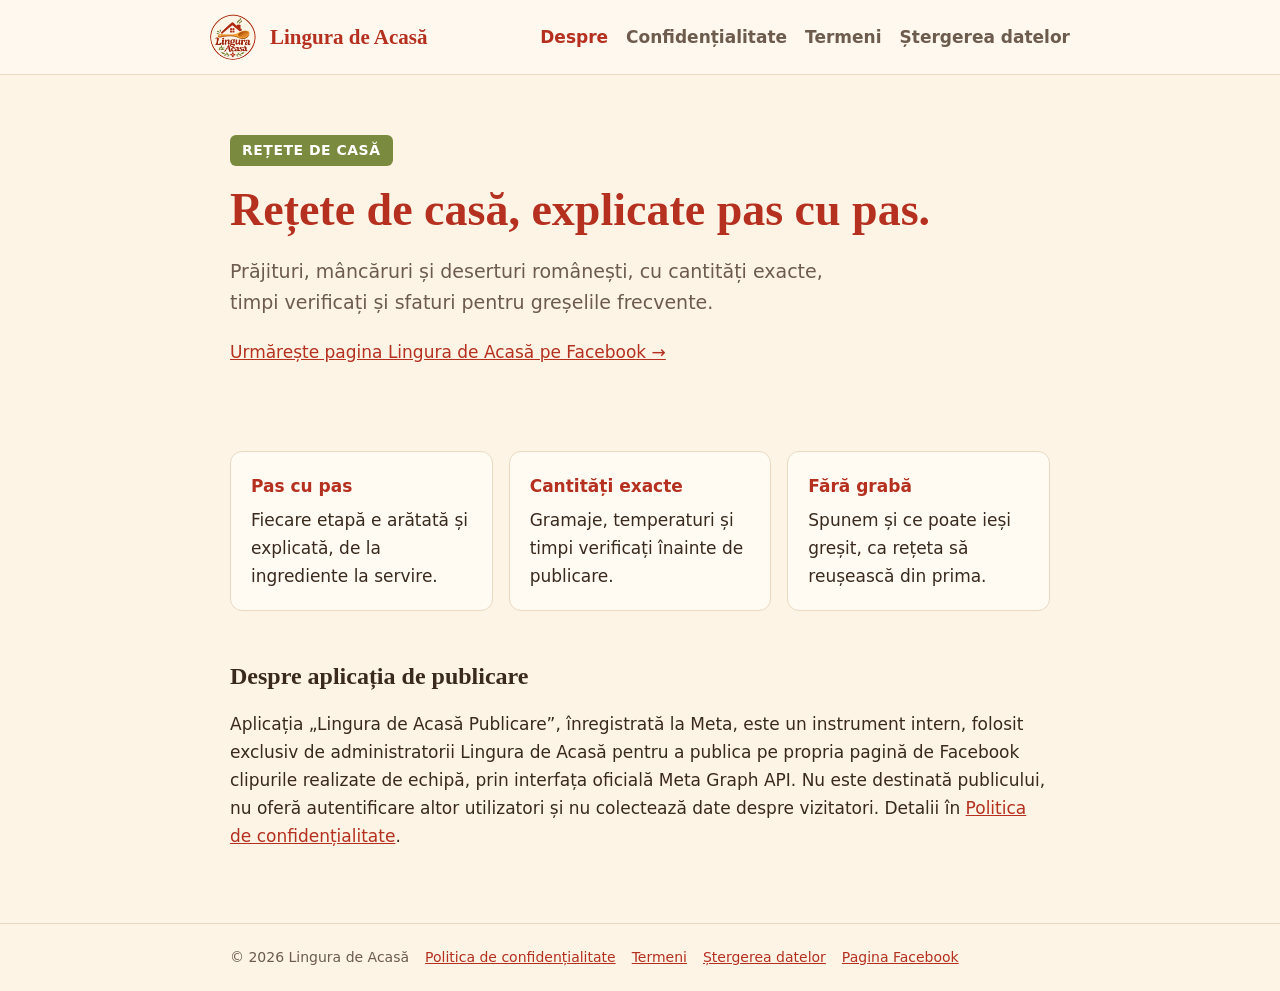
<file: index.html>
<!doctype html><html lang="ro"><head><meta charset="utf-8"><meta name="viewport" content="width=device-width,initial-scale=1">
<title>Lingura de Acasă — rețete de casă</title><meta name="description" content="Lingura de Acasă — rețete de casă explicate pas cu pas."><link rel="icon" href="favicon.png"><link rel="stylesheet" href="style.css"></head>
<body><header><div class="wrap top"><img src="logo.png" alt="Lingura de Acasă"><a class="brand" href="index.html">Lingura de Acasă</a><nav><a href="index.html" class="on">Despre</a><a href="confidentialitate.html">Confidențialitate</a><a href="termeni.html">Termeni</a><a href="stergere-date.html">Ștergerea datelor</a></nav></div></header>
<main class="wrap"><section class="hero"><span class="tag">REȚETE DE CASĂ</span><h1>Rețete de casă, explicate pas cu pas.</h1>
<p class="lead">Prăjituri, mâncăruri și deserturi românești, cu cantități exacte, timpi verificați și sfaturi pentru greșelile frecvente.</p>
<p><a href="https://www.facebook.com/profile.php?id=61596865290041">Urmărește pagina Lingura de Acasă pe Facebook →</a></p></section>
<div class="grid"><div class="card"><b>Pas cu pas</b>Fiecare etapă e arătată și explicată, de la ingrediente la servire.</div>
<div class="card"><b>Cantități exacte</b>Gramaje, temperaturi și timpi verificați înainte de publicare.</div>
<div class="card"><b>Fără grabă</b>Spunem și ce poate ieși greșit, ca rețeta să reușească din prima.</div></div>
<section class="doc" style="padding-top:0"><h2>Despre aplicația de publicare</h2>
<p>Aplicația „Lingura de Acasă Publicare”, înregistrată la Meta, este un instrument intern, folosit exclusiv de administratorii Lingura de Acasă pentru a publica pe propria pagină de Facebook clipurile realizate de echipă, prin interfața oficială Meta Graph API. Nu este destinată publicului, nu oferă autentificare altor utilizatori și nu colectează date despre vizitatori. Detalii în <a href="confidentialitate.html">Politica de confidențialitate</a>.</p></section></main>
<footer><div class="wrap"><span>© 2026 Lingura de Acasă</span><a href="confidentialitate.html">Politica de confidențialitate</a><a href="termeni.html">Termeni</a><a href="stergere-date.html">Ștergerea datelor</a><a href="https://www.facebook.com/profile.php?id=61596865290041">Pagina Facebook</a></div></footer></body></html>
</file>
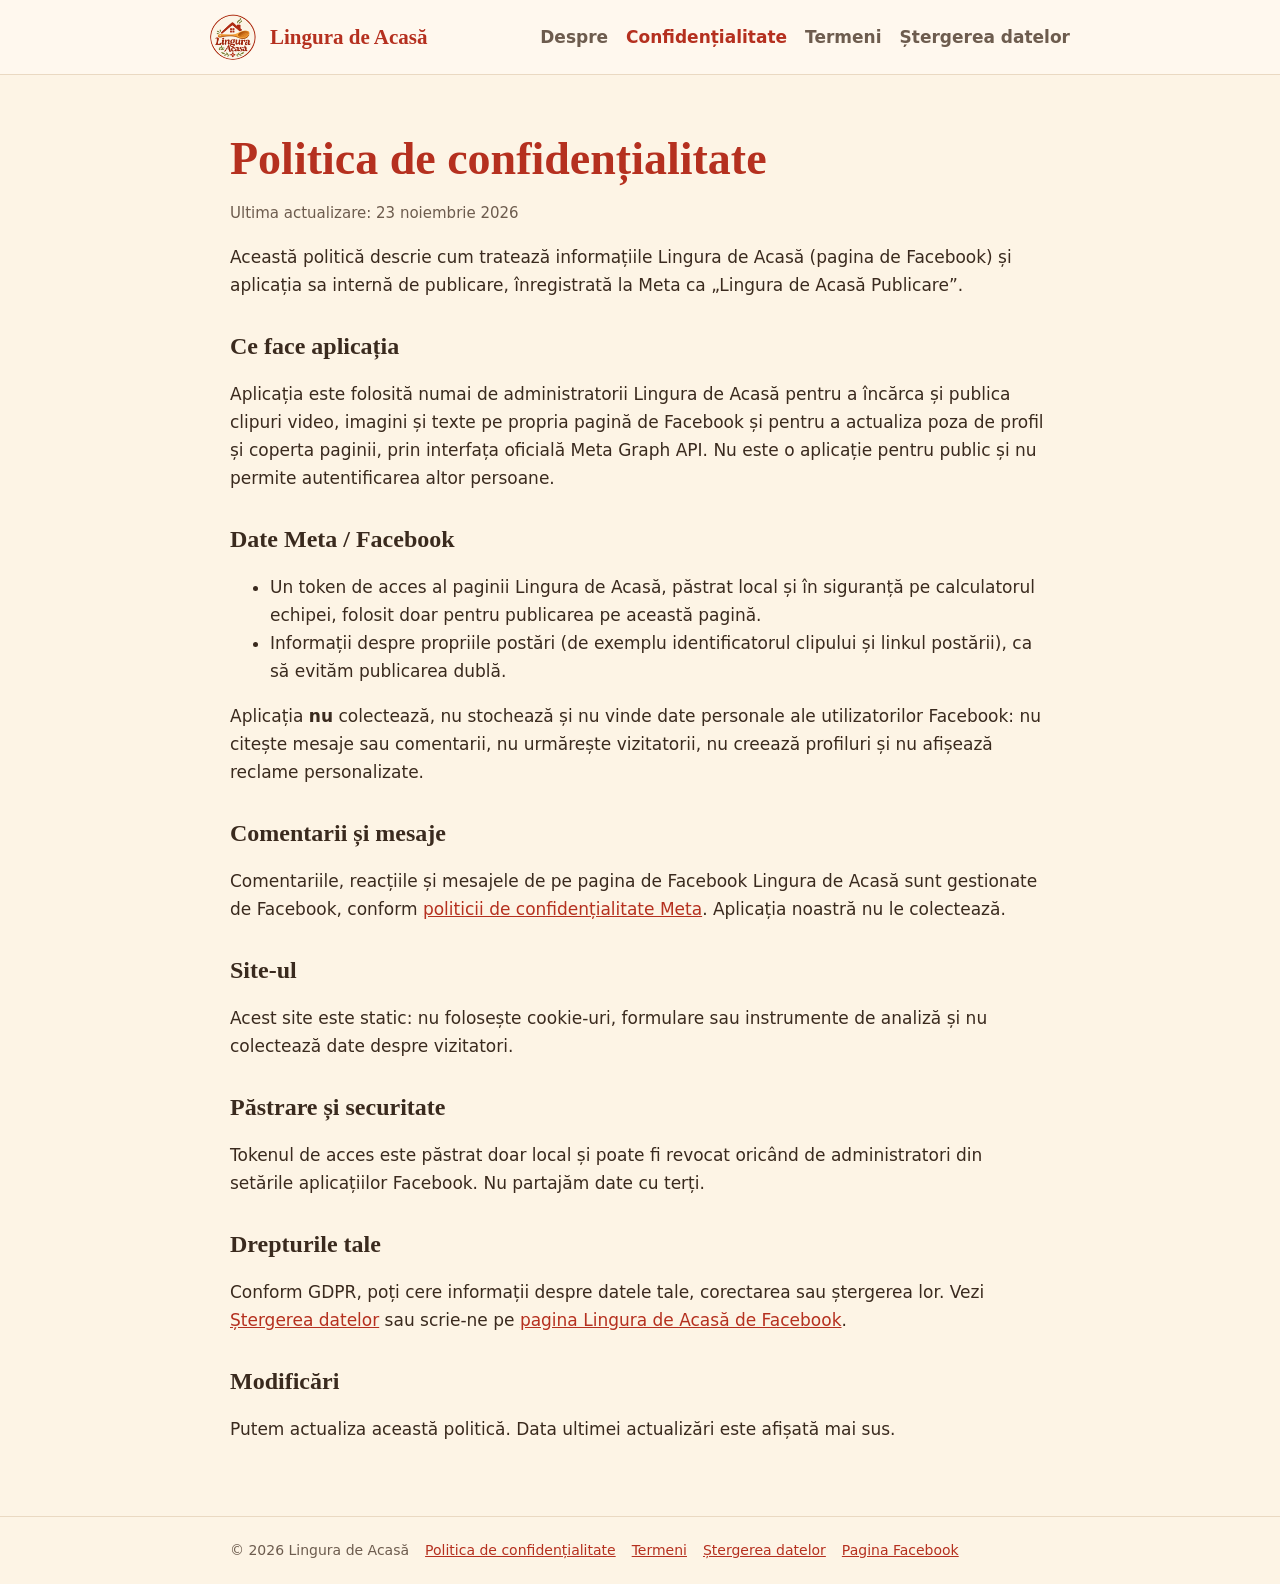
<file: confidentialitate.html>
<!doctype html><html lang="ro"><head><meta charset="utf-8"><meta name="viewport" content="width=device-width,initial-scale=1">
<title>Politica de confidențialitate — Lingura de Acasă</title><meta name="description" content="Lingura de Acasă — rețete de casă explicate pas cu pas."><link rel="icon" href="favicon.png"><link rel="stylesheet" href="style.css"></head>
<body><header><div class="wrap top"><img src="logo.png" alt="Lingura de Acasă"><a class="brand" href="index.html">Lingura de Acasă</a><nav><a href="index.html">Despre</a><a href="confidentialitate.html" class="on">Confidențialitate</a><a href="termeni.html">Termeni</a><a href="stergere-date.html">Ștergerea datelor</a></nav></div></header>
<main class="wrap"><section class="doc"><h1>Politica de confidențialitate</h1><p class="upd">Ultima actualizare: 23 noiembrie 2026</p>
<p>Această politică descrie cum tratează informațiile Lingura de Acasă (pagina de Facebook) și aplicația sa internă de publicare, înregistrată la Meta ca „Lingura de Acasă Publicare”.</p>
<h2>Ce face aplicația</h2><p>Aplicația este folosită numai de administratorii Lingura de Acasă pentru a încărca și publica clipuri video, imagini și texte pe propria pagină de Facebook și pentru a actualiza poza de profil și coperta paginii, prin interfața oficială Meta Graph API. Nu este o aplicație pentru public și nu permite autentificarea altor persoane.</p>
<h2>Date Meta / Facebook</h2><ul><li>Un token de acces al paginii Lingura de Acasă, păstrat local și în siguranță pe calculatorul echipei, folosit doar pentru publicarea pe această pagină.</li>
<li>Informații despre propriile postări (de exemplu identificatorul clipului și linkul postării), ca să evităm publicarea dublă.</li></ul>
<p>Aplicația <b>nu</b> colectează, nu stochează și nu vinde date personale ale utilizatorilor Facebook: nu citește mesaje sau comentarii, nu urmărește vizitatorii, nu creează profiluri și nu afișează reclame personalizate.</p>
<h2>Comentarii și mesaje</h2><p>Comentariile, reacțiile și mesajele de pe pagina de Facebook Lingura de Acasă sunt gestionate de Facebook, conform <a href="https://www.facebook.com/privacy/policy/">politicii de confidențialitate Meta</a>. Aplicația noastră nu le colectează.</p>
<h2>Site-ul</h2><p>Acest site este static: nu folosește cookie-uri, formulare sau instrumente de analiză și nu colectează date despre vizitatori.</p>
<h2>Păstrare și securitate</h2><p>Tokenul de acces este păstrat doar local și poate fi revocat oricând de administratori din setările aplicațiilor Facebook. Nu partajăm date cu terți.</p>
<h2>Drepturile tale</h2><p>Conform GDPR, poți cere informații despre datele tale, corectarea sau ștergerea lor. Vezi <a href="stergere-date.html">Ștergerea datelor</a> sau scrie-ne pe <a href="https://www.facebook.com/profile.php?id=61596865290041">pagina Lingura de Acasă de Facebook</a>.</p>
<h2>Modificări</h2><p>Putem actualiza această politică. Data ultimei actualizări este afișată mai sus.</p></section></main>
<footer><div class="wrap"><span>© 2026 Lingura de Acasă</span><a href="confidentialitate.html">Politica de confidențialitate</a><a href="termeni.html">Termeni</a><a href="stergere-date.html">Ștergerea datelor</a><a href="https://www.facebook.com/profile.php?id=61596865290041">Pagina Facebook</a></div></footer></body></html>
</file>
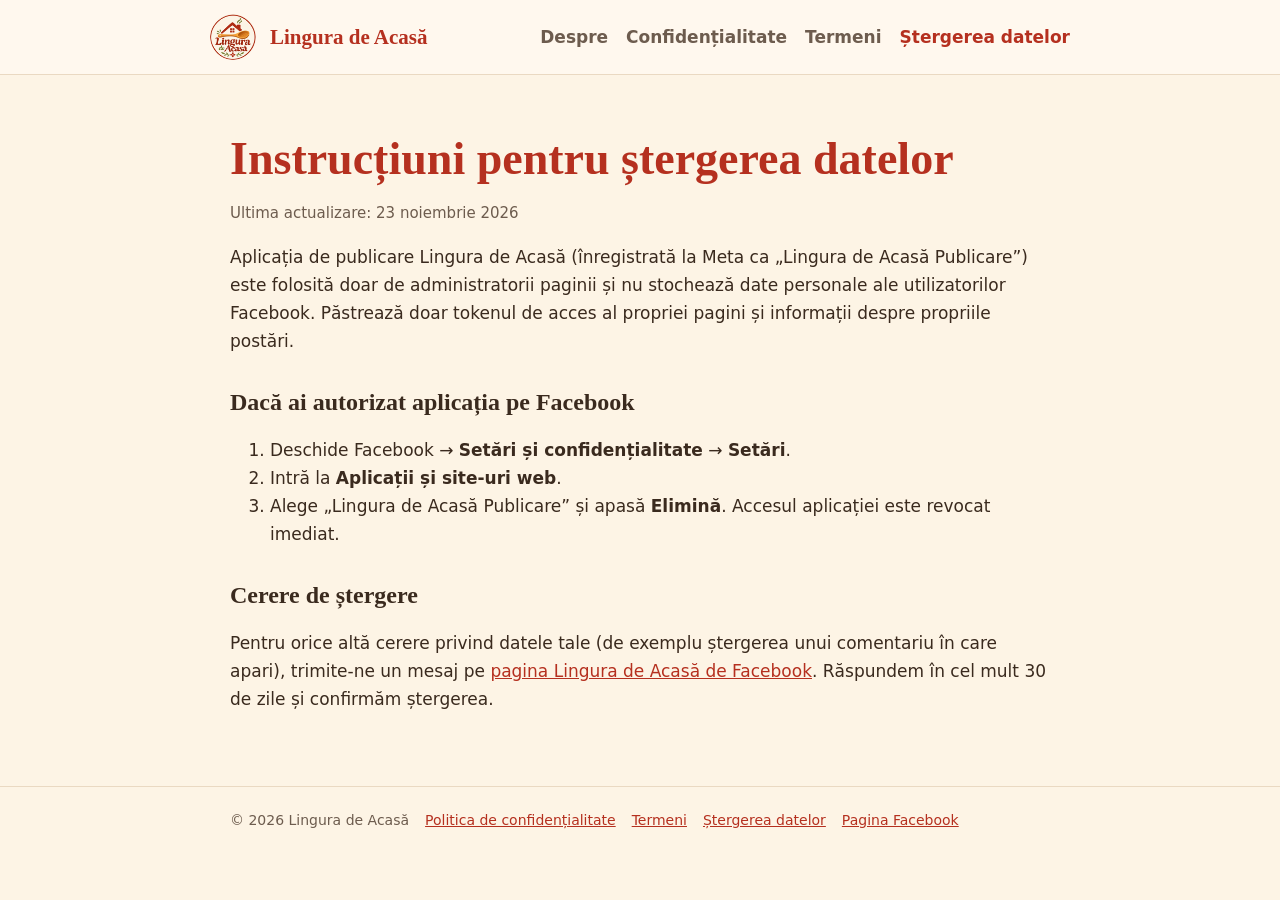
<file: stergere-date.html>
<!doctype html><html lang="ro"><head><meta charset="utf-8"><meta name="viewport" content="width=device-width,initial-scale=1">
<title>Ștergerea datelor — Lingura de Acasă</title><meta name="description" content="Lingura de Acasă — rețete de casă explicate pas cu pas."><link rel="icon" href="favicon.png"><link rel="stylesheet" href="style.css"></head>
<body><header><div class="wrap top"><img src="logo.png" alt="Lingura de Acasă"><a class="brand" href="index.html">Lingura de Acasă</a><nav><a href="index.html">Despre</a><a href="confidentialitate.html">Confidențialitate</a><a href="termeni.html">Termeni</a><a href="stergere-date.html" class="on">Ștergerea datelor</a></nav></div></header>
<main class="wrap"><section class="doc"><h1>Instrucțiuni pentru ștergerea datelor</h1><p class="upd">Ultima actualizare: 23 noiembrie 2026</p>
<p>Aplicația de publicare Lingura de Acasă (înregistrată la Meta ca „Lingura de Acasă Publicare”) este folosită doar de administratorii paginii și nu stochează date personale ale utilizatorilor Facebook. Păstrează doar tokenul de acces al propriei pagini și informații despre propriile postări.</p>
<h2>Dacă ai autorizat aplicația pe Facebook</h2><ol><li>Deschide Facebook → <b>Setări și confidențialitate</b> → <b>Setări</b>.</li><li>Intră la <b>Aplicații și site-uri web</b>.</li><li>Alege „Lingura de Acasă Publicare” și apasă <b>Elimină</b>. Accesul aplicației este revocat imediat.</li></ol>
<h2>Cerere de ștergere</h2><p>Pentru orice altă cerere privind datele tale (de exemplu ștergerea unui comentariu în care apari), trimite-ne un mesaj pe <a href="https://www.facebook.com/profile.php?id=61596865290041">pagina Lingura de Acasă de Facebook</a>. Răspundem în cel mult 30 de zile și confirmăm ștergerea.</p></section></main>
<footer><div class="wrap"><span>© 2026 Lingura de Acasă</span><a href="confidentialitate.html">Politica de confidențialitate</a><a href="termeni.html">Termeni</a><a href="stergere-date.html">Ștergerea datelor</a><a href="https://www.facebook.com/profile.php?id=61596865290041">Pagina Facebook</a></div></footer></body></html>
</file>
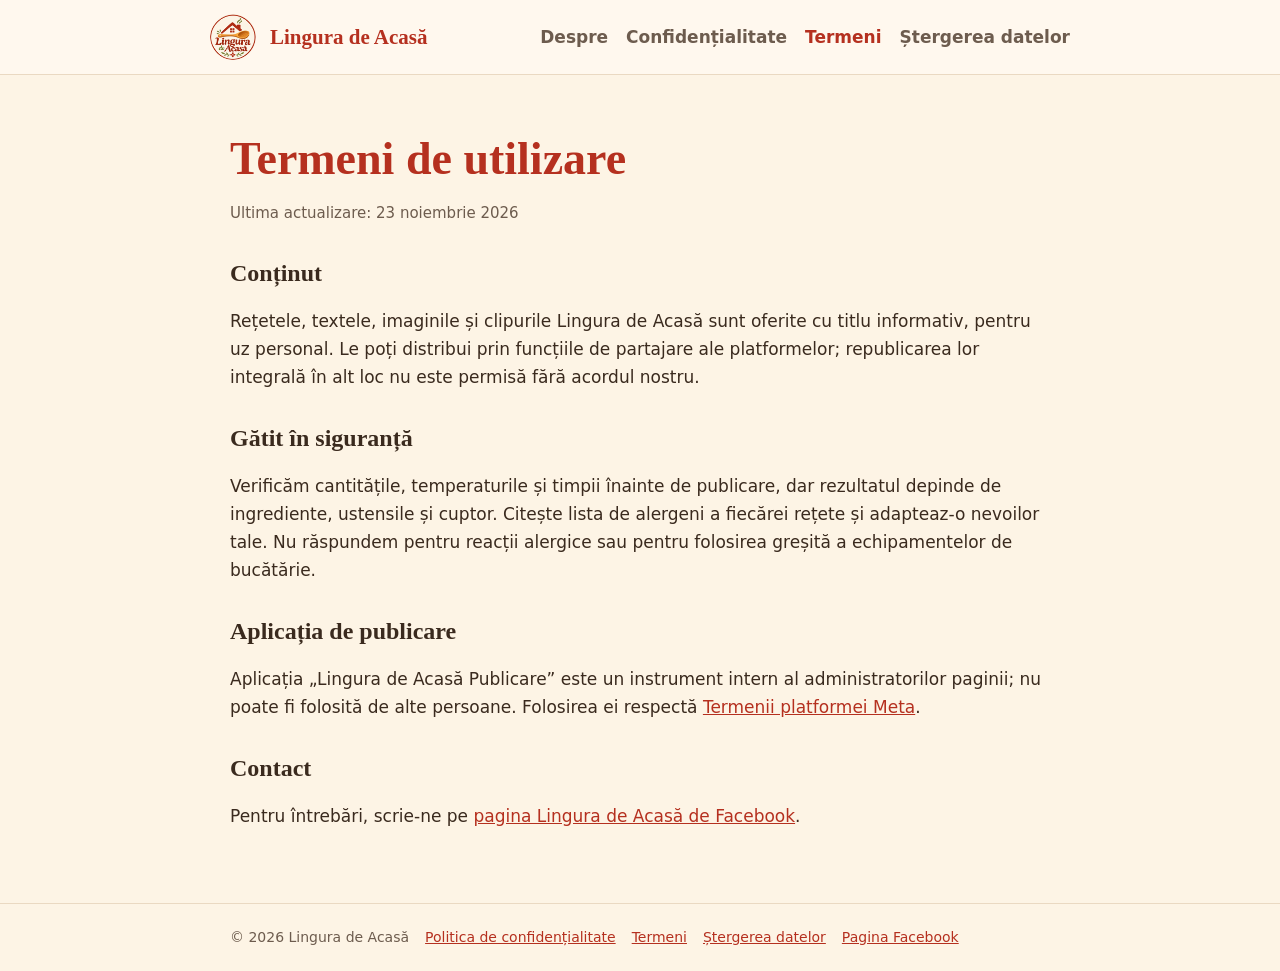
<file: termeni.html>
<!doctype html><html lang="ro"><head><meta charset="utf-8"><meta name="viewport" content="width=device-width,initial-scale=1">
<title>Termeni de utilizare — Lingura de Acasă</title><meta name="description" content="Lingura de Acasă — rețete de casă explicate pas cu pas."><link rel="icon" href="favicon.png"><link rel="stylesheet" href="style.css"></head>
<body><header><div class="wrap top"><img src="logo.png" alt="Lingura de Acasă"><a class="brand" href="index.html">Lingura de Acasă</a><nav><a href="index.html">Despre</a><a href="confidentialitate.html">Confidențialitate</a><a href="termeni.html" class="on">Termeni</a><a href="stergere-date.html">Ștergerea datelor</a></nav></div></header>
<main class="wrap"><section class="doc"><h1>Termeni de utilizare</h1><p class="upd">Ultima actualizare: 23 noiembrie 2026</p>
<h2>Conținut</h2><p>Rețetele, textele, imaginile și clipurile Lingura de Acasă sunt oferite cu titlu informativ, pentru uz personal. Le poți distribui prin funcțiile de partajare ale platformelor; republicarea lor integrală în alt loc nu este permisă fără acordul nostru.</p>
<h2>Gătit în siguranță</h2><p>Verificăm cantitățile, temperaturile și timpii înainte de publicare, dar rezultatul depinde de ingrediente, ustensile și cuptor. Citește lista de alergeni a fiecărei rețete și adapteaz-o nevoilor tale. Nu răspundem pentru reacții alergice sau pentru folosirea greșită a echipamentelor de bucătărie.</p>
<h2>Aplicația de publicare</h2><p>Aplicația „Lingura de Acasă Publicare” este un instrument intern al administratorilor paginii; nu poate fi folosită de alte persoane. Folosirea ei respectă <a href="https://developers.facebook.com/terms/">Termenii platformei Meta</a>.</p>
<h2>Contact</h2><p>Pentru întrebări, scrie-ne pe <a href="https://www.facebook.com/profile.php?id=61596865290041">pagina Lingura de Acasă de Facebook</a>.</p></section></main>
<footer><div class="wrap"><span>© 2026 Lingura de Acasă</span><a href="confidentialitate.html">Politica de confidențialitate</a><a href="termeni.html">Termeni</a><a href="stergere-date.html">Ștergerea datelor</a><a href="https://www.facebook.com/profile.php?id=61596865290041">Pagina Facebook</a></div></footer></body></html>
</file>
<file: style.css>
*{box-sizing:border-box}:root{--tera:#B5301F;--mas:#7A8A3E;--crem:#FDF4E5;--ink:#3A2A1E;--mut:#6d5c4e;--card:#fffaf2}
body{margin:0;background:var(--crem);color:var(--ink);font:17px/1.65 "Segoe UI",system-ui,-apple-system,Roboto,Arial,sans-serif}
a{color:var(--tera)}header{border-bottom:1px solid #ead9c2;background:#fff8ee}
.wrap{max-width:860px;margin:0 auto;padding:0 20px}
.top{display:flex;align-items:center;gap:14px;padding:14px 0;flex-wrap:wrap}
.top img{width:46px;height:46px;border-radius:50%}.brand{font:700 21px Georgia,serif;color:var(--tera);text-decoration:none}
nav{margin-left:auto;display:flex;gap:18px;flex-wrap:wrap}nav a{color:var(--mut);text-decoration:none;font-weight:600}nav a:hover,nav a.on{color:var(--tera)}
.hero{padding:60px 0 36px}.tag{display:inline-block;background:var(--mas);color:#fff;font-weight:700;padding:4px 12px;border-radius:6px;font-size:14px;letter-spacing:.5px}
h1{font:700 clamp(30px,6vw,46px)/1.15 Georgia,serif;margin:18px 0 14px;color:var(--tera)}h2{margin-top:34px;font:700 24px Georgia,serif}
.lead{color:var(--mut);font-size:19px;max-width:640px}
.grid{display:grid;grid-template-columns:repeat(auto-fit,minmax(220px,1fr));gap:16px;margin:32px 0 52px}
.card{background:var(--card);border:1px solid #ead9c2;border-radius:12px;padding:20px}.card b{display:block;margin-bottom:6px;color:var(--tera)}
.doc{padding:40px 0 56px}.upd{color:var(--mut);font-size:15px}
footer{border-top:1px solid #ead9c2;color:var(--mut);font-size:14px;padding:22px 0}footer .wrap{display:flex;gap:16px;flex-wrap:wrap}
</file>
